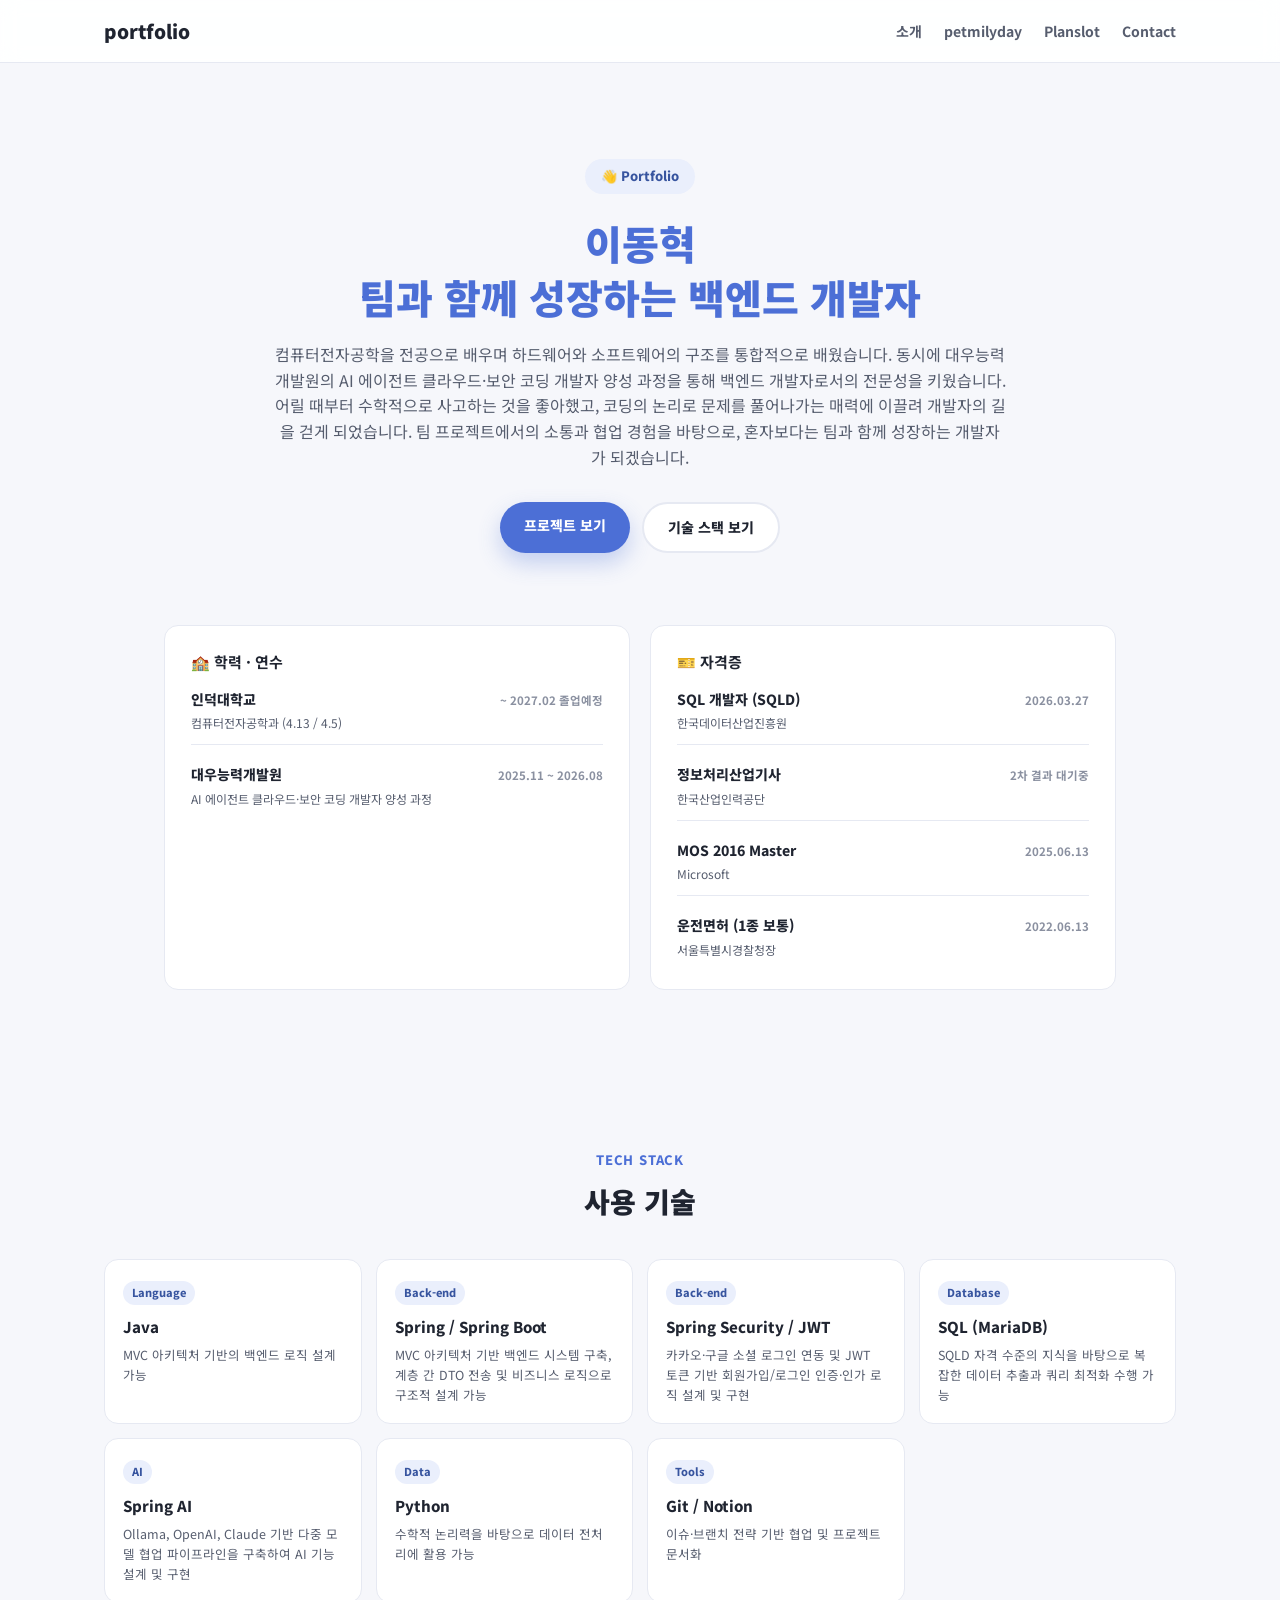
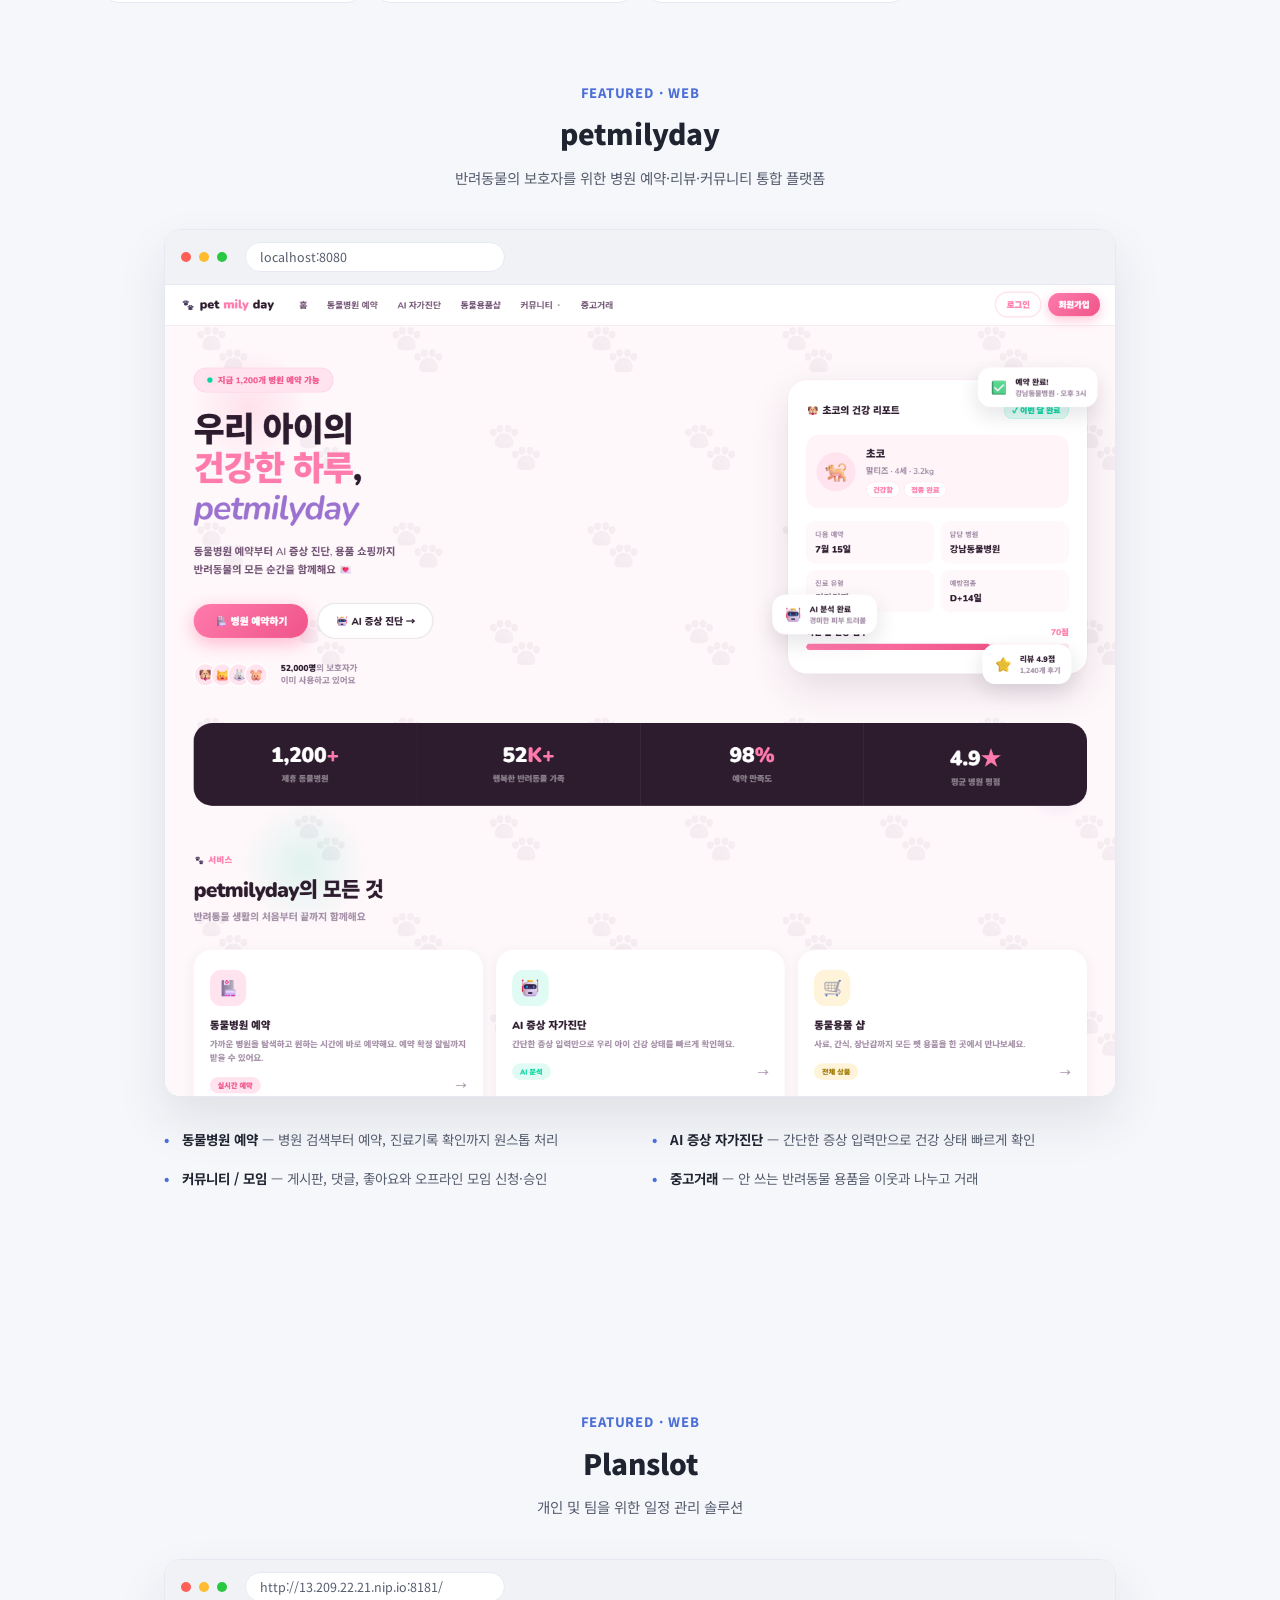
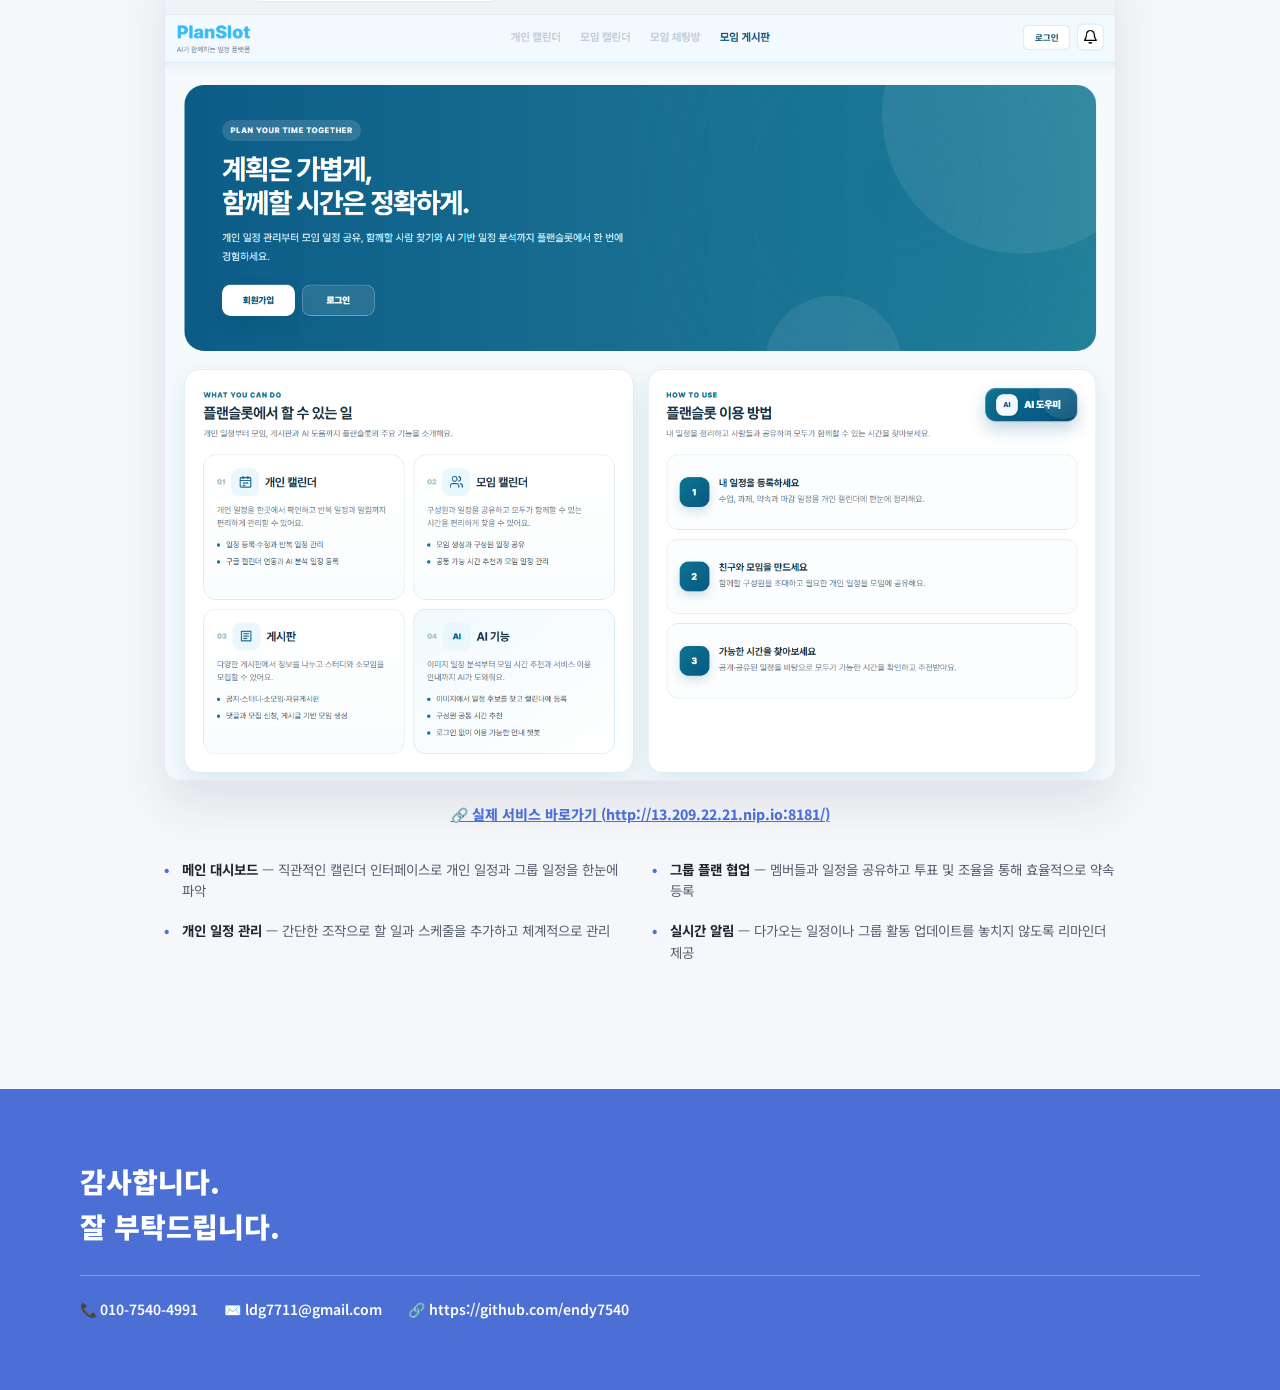
<file: docs/index.html>
<!DOCTYPE html>
<html lang="ko">
<head>
    <meta charset="UTF-8">
    <meta name="viewport" content="width=device-width, initial-scale=1.0">
    <title>이동혁 | Portfolio</title>
    <link href="https://fonts.googleapis.com/css2?family=Nunito:ital,wght@0,400;0,600;0,700;0,800;0,900;1,700&family=Noto+Sans+KR:wght@400;500;700;900&display=swap" rel="stylesheet">
    <link rel="stylesheet" href="./css/style.css">
</head>
<body id="top">

<header class="site-header">
    <nav class="nav">
        <a href="./index.html" class="nav-logo">portfolio</a>
        <div class="nav-links">
            <a href="./index.html">소개</a>
            <a href="./projects/petmilyday/index.html">petmilyday</a>
            <a href="./projects/planslot/index.html">Planslot</a>
            <a href="#contact">Contact</a>
        </div>
    </nav>
</header>

<main>

    <!-- PROFILE HERO -->
    <section class="hero">
        <div class="hero-badge">👋 Portfolio</div>
        <h1>
            <span>이동혁</span><br>
            <span>팀과 함께 성장하는 백엔드 개발자</span>
        </h1>
        <p class="hero-desc">컴퓨터전자공학을 전공으로 배우며 하드웨어와 소프트웨어의 구조를 통합적으로 배웠습니다. 동시에 대우능력개발원의 AI 에이전트 클라우드·보안 코딩 개발자 양성 과정을 통해 백엔드 개발자로서의 전문성을 키웠습니다. 어릴 때부터 수학적으로 사고하는 것을 좋아했고, 코딩의 논리로 문제를 풀어나가는 매력에 이끌려 개발자의 길을 걷게 되었습니다. 팀 프로젝트에서의 소통과 협업 경험을 바탕으로, 혼자보다는 팀과 함께 성장하는 개발자가 되겠습니다.</p>
        <div class="hero-cta">
            <a href="#featured" class="btn btn-primary">프로젝트 보기</a>
            <a href="#stack" class="btn btn-outline">기술 스택 보기</a>
        </div>
    </section>

    <!-- BACKGROUND: 학력 / 자격증 -->
    <section class="background-section">
        <div class="background-grid">
            <div class="background-col">
                <h3>🏫 학력 · 연수</h3>
                <ul class="background-list">
                    <li>
                        <div class="bg-item-main">
                            <span class="bg-item-title">인덕대학교</span>
                            <span class="bg-item-detail">컴퓨터전자공학과 (4.13 / 4.5)</span>
                        </div>
                        <span class="bg-item-period">~ 2027.02 졸업예정</span>
                    </li>
                    <li>
                        <div class="bg-item-main">
                            <span class="bg-item-title">대우능력개발원</span>
                            <span class="bg-item-detail">AI 에이전트 클라우드·보안 코딩 개발자 양성 과정</span>
                        </div>
                        <span class="bg-item-period">2025.11 ~ 2026.08</span>
                    </li>
                </ul>
            </div>
            <div class="background-col">
                <h3>🎫 자격증</h3>
                <ul class="background-list">
                    <li>
                        <div class="bg-item-main">
                            <span class="bg-item-title">SQL 개발자 (SQLD)</span>
                            <span class="bg-item-detail">한국데이터산업진흥원</span>
                        </div>
                        <span class="bg-item-period">2026.03.27</span>
                    </li>
                    <li>
                        <div class="bg-item-main">
                            <span class="bg-item-title">정보처리산업기사</span>
                            <span class="bg-item-detail">한국산업인력공단</span>
                        </div>
                        <span class="bg-item-period">2차 결과 대기중</span>
                    </li>
                    <li>
                        <div class="bg-item-main">
                            <span class="bg-item-title">MOS 2016 Master</span>
                            <span class="bg-item-detail">Microsoft</span>
                        </div>
                        <span class="bg-item-period">2025.06.13</span>
                    </li>
                    <li>
                        <div class="bg-item-main">
                            <span class="bg-item-title">운전면허 (1종 보통)</span>
                            <span class="bg-item-detail">서울특별시경찰청장</span>
                        </div>
                        <span class="bg-item-period">2022.06.13</span>
                    </li>
                </ul>
            </div>
        </div>
    </section>

    <!-- TECH STACK -->
    <section id="stack" class="stack-section">
        <div class="sec-eyebrow">Tech Stack</div>
        <h2 class="sec-title">사용 기술</h2>

        <div class="stack-grid">
            <div class="stack-card">
                <span class="stack-category">Language</span>
                <div class="stack-name">Java</div>
                <p class="stack-desc">MVC 아키텍처 기반의 백엔드 로직 설계 가능</p>
            </div>
            <div class="stack-card">
                <span class="stack-category">Back-end</span>
                <div class="stack-name">Spring / Spring Boot</div>
                <p class="stack-desc">MVC 아키텍처 기반 백엔드 시스템 구축, 계층 간 DTO 전송 및 비즈니스 로직으로 구조적 설계 가능</p>
            </div>
            <div class="stack-card">
                <span class="stack-category">Back-end</span>
                <div class="stack-name">Spring Security / JWT</div>
                <p class="stack-desc">카카오·구글 소셜 로그인 연동 및 JWT 토큰 기반 회원가입/로그인 인증·인가 로직 설계 및 구현</p>
            </div>
            <div class="stack-card">
                <span class="stack-category">Database</span>
                <div class="stack-name">SQL (MariaDB)</div>
                <p class="stack-desc">SQLD 자격 수준의 지식을 바탕으로 복잡한 데이터 추출과 쿼리 최적화 수행 가능</p>
            </div>
            <div class="stack-card">
                <span class="stack-category">AI</span>
                <div class="stack-name">Spring AI</div>
                <p class="stack-desc">Ollama, OpenAI, Claude 기반 다중 모델 협업 파이프라인을 구축하여 AI 기능 설계 및 구현</p>
            </div>
            <div class="stack-card">
                <span class="stack-category">Data</span>
                <div class="stack-name">Python</div>
                <p class="stack-desc">수학적 논리력을 바탕으로 데이터 전처리에 활용 가능</p>
            </div>
            <div class="stack-card">
                <span class="stack-category">Tools</span>
                <div class="stack-name">Git / Notion</div>
                <p class="stack-desc">이슈·브랜치 전략 기반 협업 및 프로젝트 문서화</p>
            </div>
        </div>
    </section>

    <!-- FEATURED PROJECT -->
    <section id="featured" class="featured-section">
        <div class="sec-eyebrow">Featured · Web</div>
        <h2 class="sec-title">petmilyday</h2>
        <p class="sec-sub">반려동물의 보호자를 위한 병원 예약·리뷰·커뮤니티 통합 플랫폼</p>

        <a href="./projects/petmilyday/index.html" style="display: block; text-decoration: none; color: inherit;">
        <div class="browser-frame">
            <div class="browser-bar">
                <span class="browser-dot dot-red"></span>
                <span class="browser-dot dot-yellow"></span>
                <span class="browser-dot dot-green"></span>
                <span class="browser-address">localhost:8080</span>
            </div>
            <div class="browser-body">
                <img src="./images/petmilyday-preview.png" alt="screenshot" style="transition: transform 0.3s ease;" onmouseover="this.style.transform='scale(1.02)'" onmouseout="this.style.transform='scale(1)'">
            </div>
        </div>
        </a>

        <ul class="featured-highlights">
            <li><strong>동물병원 예약</strong> — 병원 검색부터 예약, 진료기록 확인까지 원스톱 처리</li>
            <li><strong>AI 증상 자가진단</strong> — 간단한 증상 입력만으로 건강 상태 빠르게 확인</li>
            <li><strong>커뮤니티 / 모임</strong> — 게시판, 댓글, 좋아요와 오프라인 모임 신청·승인</li>
            <li><strong>중고거래</strong> — 안 쓰는 반려동물 용품을 이웃과 나누고 거래</li>
        </ul>


    </section>

    <!-- PLANSLOT PROJECT -->
    <section id="planslot" class="featured-section" style="margin-top: 6rem;">
        <div class="sec-eyebrow">Featured · Web</div>
        <h2 class="sec-title">Planslot</h2>
        <p class="sec-sub">개인 및 팀을 위한 일정 관리 솔루션</p>

        <a href="./projects/planslot/index.html" style="display: block; text-decoration: none; color: inherit;">
        <div class="browser-frame">
            <div class="browser-bar">
                <span class="browser-dot dot-red"></span>
                <span class="browser-dot dot-yellow"></span>
                <span class="browser-dot dot-green"></span>
                <span class="browser-address">http://13.209.22.21.nip.io:8181/</span>
            </div>
            <div class="browser-body">
                <img src="./images/Planslot-preview.png" alt="Planslot screenshot" style="width:100%; display:block; transition: transform 0.3s ease;" onmouseover="this.style.transform='scale(1.02)'" onmouseout="this.style.transform='scale(1)'">
            </div>
        </div>
        </a>

        <div style="text-align: center; margin-top: -12px; margin-bottom: 32px;">
            <a href="http://13.209.22.21.nip.io:8181/" target="_blank" rel="noopener noreferrer" style="color: var(--p-blue); font-weight: 800; font-size: 14px; text-decoration: underline;">
                🔗 실제 서비스 바로가기 (http://13.209.22.21.nip.io:8181/)
            </a>
        </div>

        <ul class="featured-highlights">
            <li><strong>메인 대시보드</strong> — 직관적인 캘린더 인터페이스로 개인 일정과 그룹 일정을 한눈에 파악</li>
            <li><strong>그룹 플랜 협업</strong> — 멤버들과 일정을 공유하고 투표 및 조율을 통해 효율적으로 약속 등록</li>
            <li><strong>개인 일정 관리</strong> — 간단한 조작으로 할 일과 스케줄을 추가하고 체계적으로 관리</li>
            <li><strong>실시간 알림</strong> — 다가오는 일정이나 그룹 활동 업데이트를 놓치지 않도록 리마인더 제공</li>
        </ul>
    </section>

</main>

<footer id="contact" class="site-footer">
    <div class="footer-inner">
        <div class="footer-title">감사합니다.<br>잘 부탁드립니다.</div>
        <div class="footer-contact">
            <span>📞 <span>010-7540-4991</span></span>
            <span>✉️ <span>ldg7711@gmail.com</span></span>
            <span>
                🔗 <a href="https://github.com/endy7540" target="_blank" style="color:inherit;">https://github.com/endy7540</a>
            </span>
        </div>
    </div>
</footer>

</body>
</html>
</file>
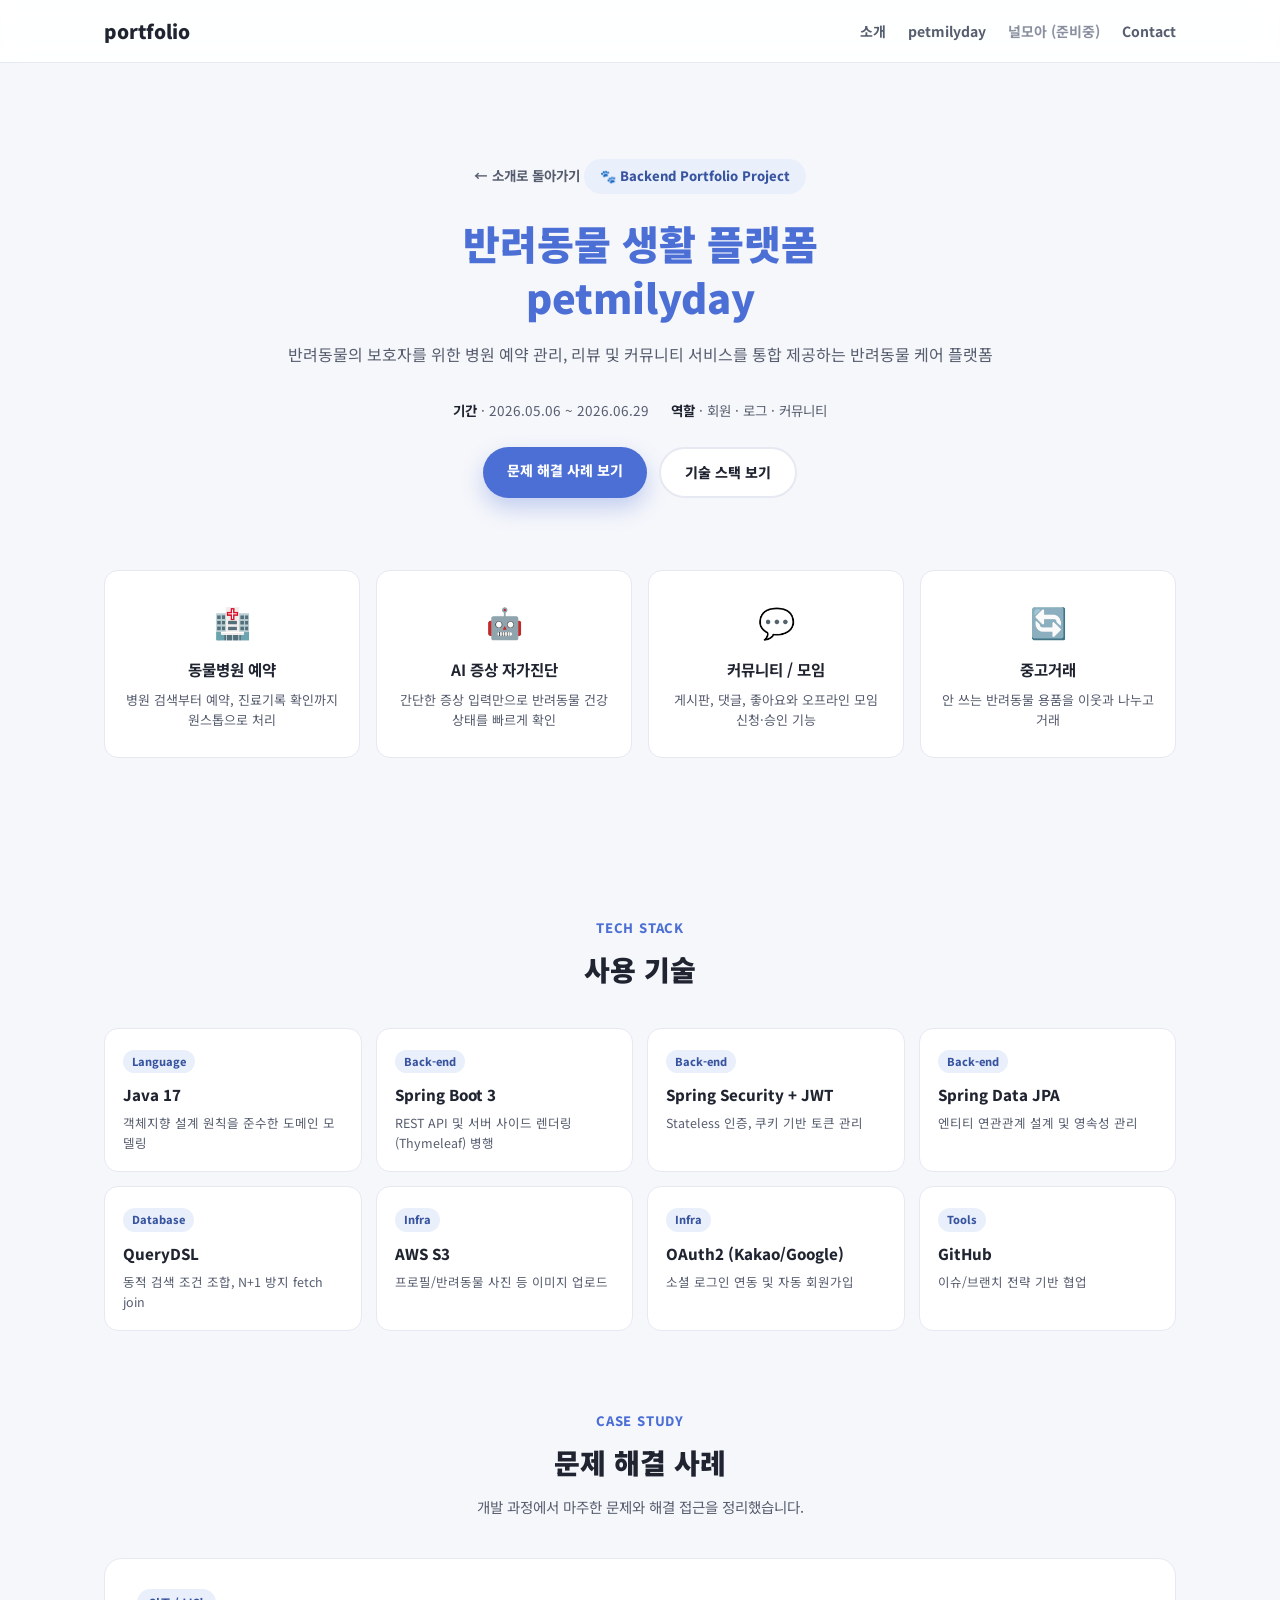
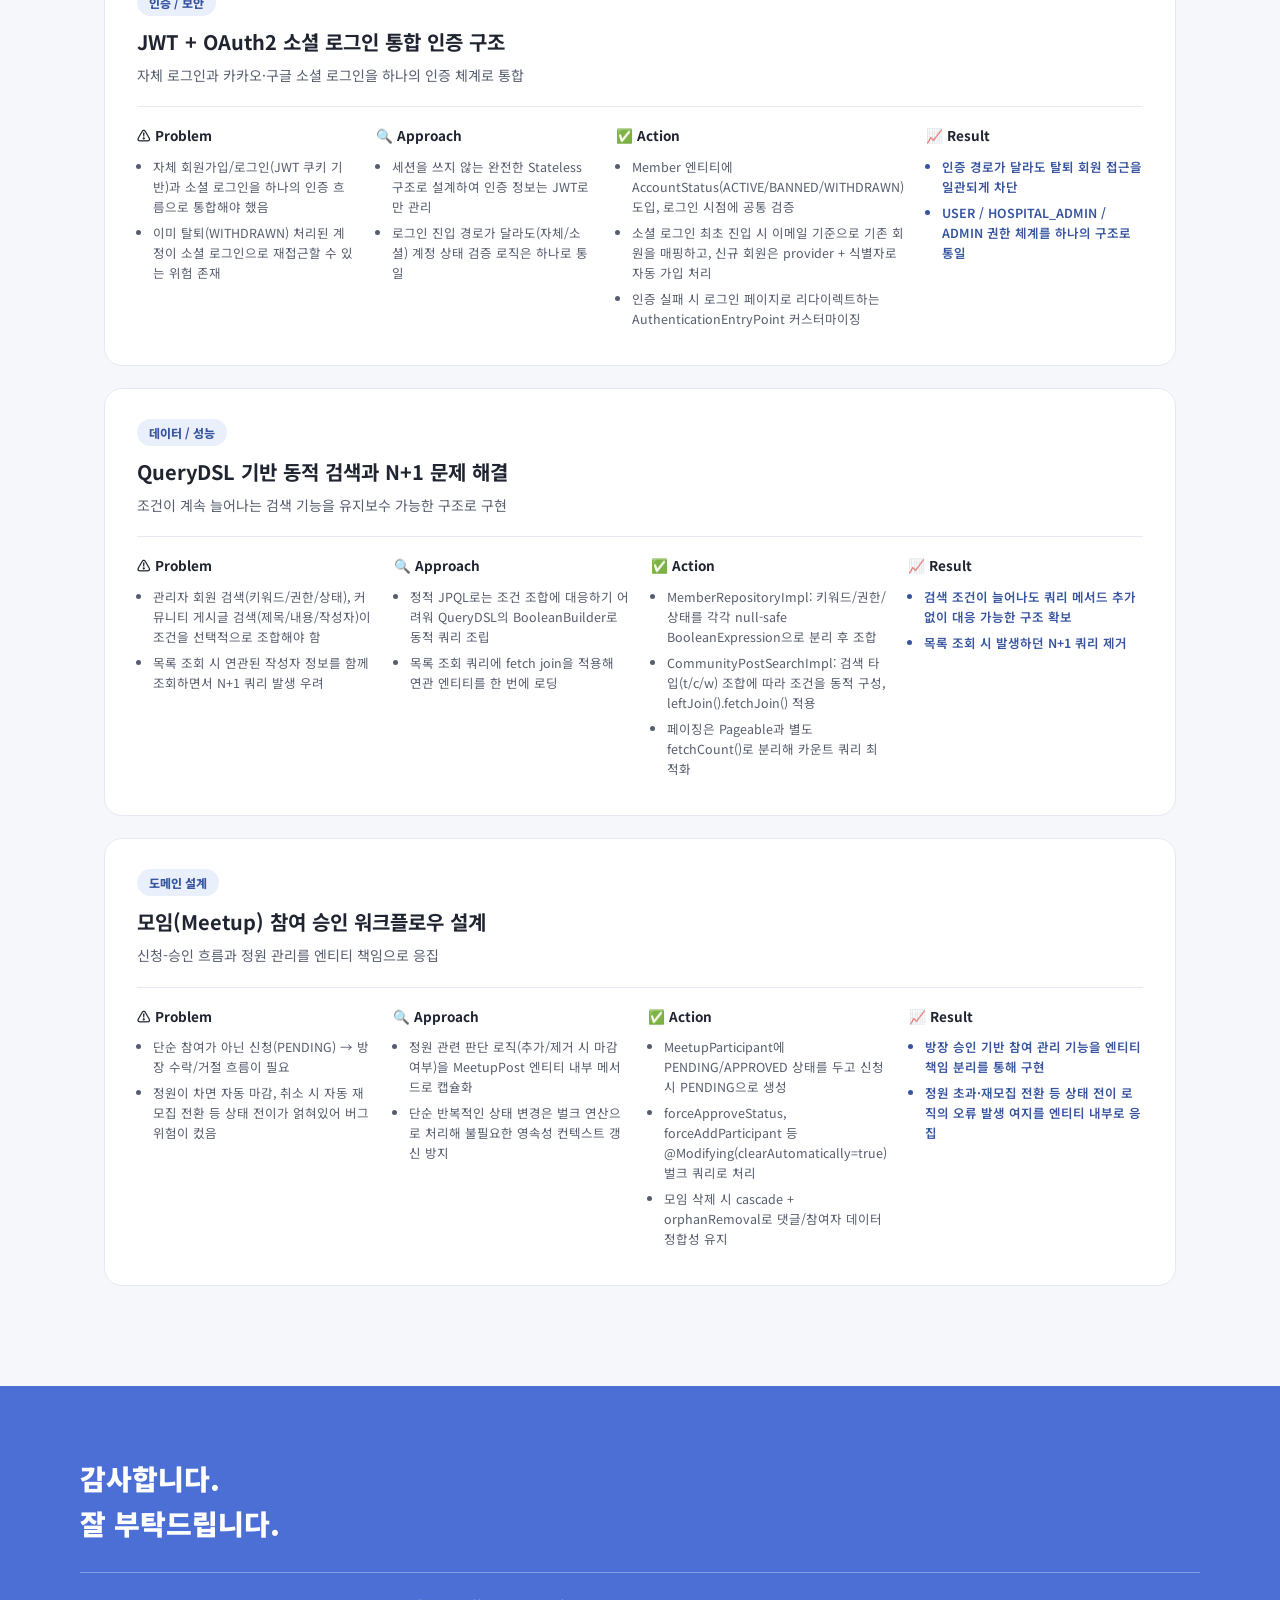
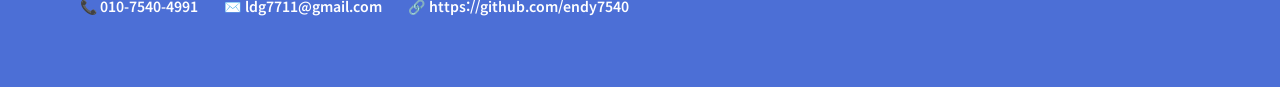
<file: docs/projects/petmilyday/index.html>
<!DOCTYPE html>
<html lang="ko">
<head>
    <meta charset="UTF-8">
    <meta name="viewport" content="width=device-width, initial-scale=1.0">
    <title>petmilyday | Portfolio</title>
    <link href="https://fonts.googleapis.com/css2?family=Nunito:ital,wght@0,400;0,600;0,700;0,800;0,900;1,700&family=Noto+Sans+KR:wght@400;500;700;900&display=swap" rel="stylesheet">
    <link rel="stylesheet" href="../../css/style.css">
</head>
<body id="top">

<header class="site-header">
    <nav class="nav">
        <a href="../../index.html" class="nav-logo">portfolio</a>
        <div class="nav-links">
            <a href="../../index.html">소개</a>
            <a href="./index.html">petmilyday</a>
            <span class="nav-disabled">널모아 (준비중)</span>
            <a href="#contact">Contact</a>
        </div>
    </nav>
</header>

<main>

    <!-- PROJECT HERO -->
    <section class="hero">
        <a href="../../index.html" class="back-link">← 소개로 돌아가기</a>
        <div class="hero-badge">🐾 Backend Portfolio Project</div>
        <h1>
            <span>반려동물 생활 플랫폼</span><br>
            <span>petmilyday</span>
        </h1>
        <p class="hero-desc">반려동물의 보호자를 위한 병원 예약 관리, 리뷰 및 커뮤니티 서비스를 통합 제공하는 반려동물 케어 플랫폼</p>

        <div class="hero-meta">
            <span><strong>기간</strong> · <span>2026.05.06 ~ 2026.06.29</span></span>
            <span><strong>역할</strong> · <span>회원 · 로그 · 커뮤니티</span></span>
        </div>

        <div class="hero-cta">
            <a href="#cases" class="btn btn-primary">문제 해결 사례 보기</a>
            <a href="#stack" class="btn btn-outline">기술 스택 보기</a>
        </div>
    </section>

    <!-- FEATURES -->
    <section class="overview">
        <div class="overview-grid">
            <div class="overview-card">
                <div class="overview-icon">🏥</div>
                <h3>동물병원 예약</h3>
                <p>병원 검색부터 예약, 진료기록 확인까지 원스톱으로 처리</p>
            </div>
            <div class="overview-card">
                <div class="overview-icon">🤖</div>
                <h3>AI 증상 자가진단</h3>
                <p>간단한 증상 입력만으로 반려동물 건강 상태를 빠르게 확인</p>
            </div>
            <div class="overview-card">
                <div class="overview-icon">💬</div>
                <h3>커뮤니티 / 모임</h3>
                <p>게시판, 댓글, 좋아요와 오프라인 모임 신청·승인 기능</p>
            </div>
            <div class="overview-card">
                <div class="overview-icon">🔄</div>
                <h3>중고거래</h3>
                <p>안 쓰는 반려동물 용품을 이웃과 나누고 거래</p>
            </div>
        </div>
    </section>

    <!-- TECH STACK -->
    <section id="stack" class="stack-section">
        <div class="sec-eyebrow">Tech Stack</div>
        <h2 class="sec-title">사용 기술</h2>

        <div class="stack-grid">
            <div class="stack-card">
                <span class="stack-category">Language</span>
                <div class="stack-name">Java 17</div>
                <p class="stack-desc">객체지향 설계 원칙을 준수한 도메인 모델링</p>
            </div>
            <div class="stack-card">
                <span class="stack-category">Back-end</span>
                <div class="stack-name">Spring Boot 3</div>
                <p class="stack-desc">REST API 및 서버 사이드 렌더링(Thymeleaf) 병행</p>
            </div>
            <div class="stack-card">
                <span class="stack-category">Back-end</span>
                <div class="stack-name">Spring Security + JWT</div>
                <p class="stack-desc">Stateless 인증, 쿠키 기반 토큰 관리</p>
            </div>
            <div class="stack-card">
                <span class="stack-category">Back-end</span>
                <div class="stack-name">Spring Data JPA</div>
                <p class="stack-desc">엔티티 연관관계 설계 및 영속성 관리</p>
            </div>
            <div class="stack-card">
                <span class="stack-category">Database</span>
                <div class="stack-name">QueryDSL</div>
                <p class="stack-desc">동적 검색 조건 조합, N+1 방지 fetch join</p>
            </div>
            <div class="stack-card">
                <span class="stack-category">Infra</span>
                <div class="stack-name">AWS S3</div>
                <p class="stack-desc">프로필/반려동물 사진 등 이미지 업로드</p>
            </div>
            <div class="stack-card">
                <span class="stack-category">Infra</span>
                <div class="stack-name">OAuth2 (Kakao/Google)</div>
                <p class="stack-desc">소셜 로그인 연동 및 자동 회원가입</p>
            </div>
            <div class="stack-card">
                <span class="stack-category">Tools</span>
                <div class="stack-name">GitHub</div>
                <p class="stack-desc">이슈/브랜치 전략 기반 협업</p>
            </div>
        </div>
    </section>

    <!-- CASE STUDIES -->
    <section id="cases" class="case-section">
        <div class="sec-eyebrow">Case Study</div>
        <h2 class="sec-title">문제 해결 사례</h2>
        <p class="sec-sub">개발 과정에서 마주한 문제와 해결 접근을 정리했습니다.</p>

        <div class="case-list">
            <article class="case-card">
                <div class="case-head">
                    <span class="case-badge">인증 / 보안</span>
                    <h3>JWT + OAuth2 소셜 로그인 통합 인증 구조</h3>
                    <p class="case-summary">자체 로그인과 카카오·구글 소셜 로그인을 하나의 인증 체계로 통합</p>
                </div>

                <div class="case-body">
                    <div class="case-col">
                        <h4>⚠️ Problem</h4>
                        <ul>
                            <li>자체 회원가입/로그인(JWT 쿠키 기반)과 소셜 로그인을 하나의 인증 흐름으로 통합해야 했음</li>
                            <li>이미 탈퇴(WITHDRAWN) 처리된 계정이 소셜 로그인으로 재접근할 수 있는 위험 존재</li>
                        </ul>
                    </div>
                    <div class="case-col">
                        <h4>🔍 Approach</h4>
                        <ul>
                            <li>세션을 쓰지 않는 완전한 Stateless 구조로 설계하여 인증 정보는 JWT로만 관리</li>
                            <li>로그인 진입 경로가 달라도(자체/소셜) 계정 상태 검증 로직은 하나로 통일</li>
                        </ul>
                    </div>
                    <div class="case-col">
                        <h4>✅ Action</h4>
                        <ul>
                            <li>Member 엔티티에 AccountStatus(ACTIVE/BANNED/WITHDRAWN) 도입, 로그인 시점에 공통 검증</li>
                            <li>소셜 로그인 최초 진입 시 이메일 기준으로 기존 회원을 매핑하고, 신규 회원은 provider + 식별자로 자동 가입 처리</li>
                            <li>인증 실패 시 로그인 페이지로 리다이렉트하는 AuthenticationEntryPoint 커스터마이징</li>
                        </ul>
                    </div>
                    <div class="case-col case-col-result">
                        <h4>📈 Result</h4>
                        <ul>
                            <li>인증 경로가 달라도 탈퇴 회원 접근을 일관되게 차단</li>
                            <li>USER / HOSPITAL_ADMIN / ADMIN 권한 체계를 하나의 구조로 통일</li>
                        </ul>
                    </div>
                </div>
            </article>
            <article class="case-card">
                <div class="case-head">
                    <span class="case-badge">데이터 / 성능</span>
                    <h3>QueryDSL 기반 동적 검색과 N+1 문제 해결</h3>
                    <p class="case-summary">조건이 계속 늘어나는 검색 기능을 유지보수 가능한 구조로 구현</p>
                </div>

                <div class="case-body">
                    <div class="case-col">
                        <h4>⚠️ Problem</h4>
                        <ul>
                            <li>관리자 회원 검색(키워드/권한/상태), 커뮤니티 게시글 검색(제목/내용/작성자)이 조건을 선택적으로 조합해야 함</li>
                            <li>목록 조회 시 연관된 작성자 정보를 함께 조회하면서 N+1 쿼리 발생 우려</li>
                        </ul>
                    </div>
                    <div class="case-col">
                        <h4>🔍 Approach</h4>
                        <ul>
                            <li>정적 JPQL로는 조건 조합에 대응하기 어려워 QueryDSL의 BooleanBuilder로 동적 쿼리 조립</li>
                            <li>목록 조회 쿼리에 fetch join을 적용해 연관 엔티티를 한 번에 로딩</li>
                        </ul>
                    </div>
                    <div class="case-col">
                        <h4>✅ Action</h4>
                        <ul>
                            <li>MemberRepositoryImpl: 키워드/권한/상태를 각각 null-safe BooleanExpression으로 분리 후 조합</li>
                            <li>CommunityPostSearchImpl: 검색 타입(t/c/w) 조합에 따라 조건을 동적 구성, leftJoin().fetchJoin() 적용</li>
                            <li>페이징은 Pageable과 별도 fetchCount()로 분리해 카운트 쿼리 최적화</li>
                        </ul>
                    </div>
                    <div class="case-col case-col-result">
                        <h4>📈 Result</h4>
                        <ul>
                            <li>검색 조건이 늘어나도 쿼리 메서드 추가 없이 대응 가능한 구조 확보</li>
                            <li>목록 조회 시 발생하던 N+1 쿼리 제거</li>
                        </ul>
                    </div>
                </div>
            </article>
            <article class="case-card">
                <div class="case-head">
                    <span class="case-badge">도메인 설계</span>
                    <h3>모임(Meetup) 참여 승인 워크플로우 설계</h3>
                    <p class="case-summary">신청-승인 흐름과 정원 관리를 엔티티 책임으로 응집</p>
                </div>

                <div class="case-body">
                    <div class="case-col">
                        <h4>⚠️ Problem</h4>
                        <ul>
                            <li>단순 참여가 아닌 신청(PENDING) → 방장 수락/거절 흐름이 필요</li>
                            <li>정원이 차면 자동 마감, 취소 시 자동 재모집 전환 등 상태 전이가 얽혀있어 버그 위험이 컸음</li>
                        </ul>
                    </div>
                    <div class="case-col">
                        <h4>🔍 Approach</h4>
                        <ul>
                            <li>정원 관련 판단 로직(추가/제거 시 마감 여부)을 MeetupPost 엔티티 내부 메서드로 캡슐화</li>
                            <li>단순 반복적인 상태 변경은 벌크 연산으로 처리해 불필요한 영속성 컨텍스트 갱신 방지</li>
                        </ul>
                    </div>
                    <div class="case-col">
                        <h4>✅ Action</h4>
                        <ul>
                            <li>MeetupParticipant에 PENDING/APPROVED 상태를 두고 신청 시 PENDING으로 생성</li>
                            <li>forceApproveStatus, forceAddParticipant 등 @Modifying(clearAutomatically=true) 벌크 쿼리로 처리</li>
                            <li>모임 삭제 시 cascade + orphanRemoval로 댓글/참여자 데이터 정합성 유지</li>
                        </ul>
                    </div>
                    <div class="case-col case-col-result">
                        <h4>📈 Result</h4>
                        <ul>
                            <li>방장 승인 기반 참여 관리 기능을 엔티티 책임 분리를 통해 구현</li>
                            <li>정원 초과·재모집 전환 등 상태 전이 로직의 오류 발생 여지를 엔티티 내부로 응집</li>
                        </ul>
                    </div>
                </div>
            </article>
        </div>
    </section>

</main>

<footer id="contact" class="site-footer">
    <div class="footer-inner">
        <div class="footer-title">감사합니다.<br>잘 부탁드립니다.</div>
        <div class="footer-contact">
            <span>📞 <span>010-7540-4991</span></span>
            <span>✉️ <span>ldg7711@gmail.com</span></span>
            <span>
                🔗 <a href="https://github.com/endy7540" target="_blank" style="color:inherit;">https://github.com/endy7540</a>
            </span>
        </div>
    </div>
</footer>

</body>
</html>
</file>
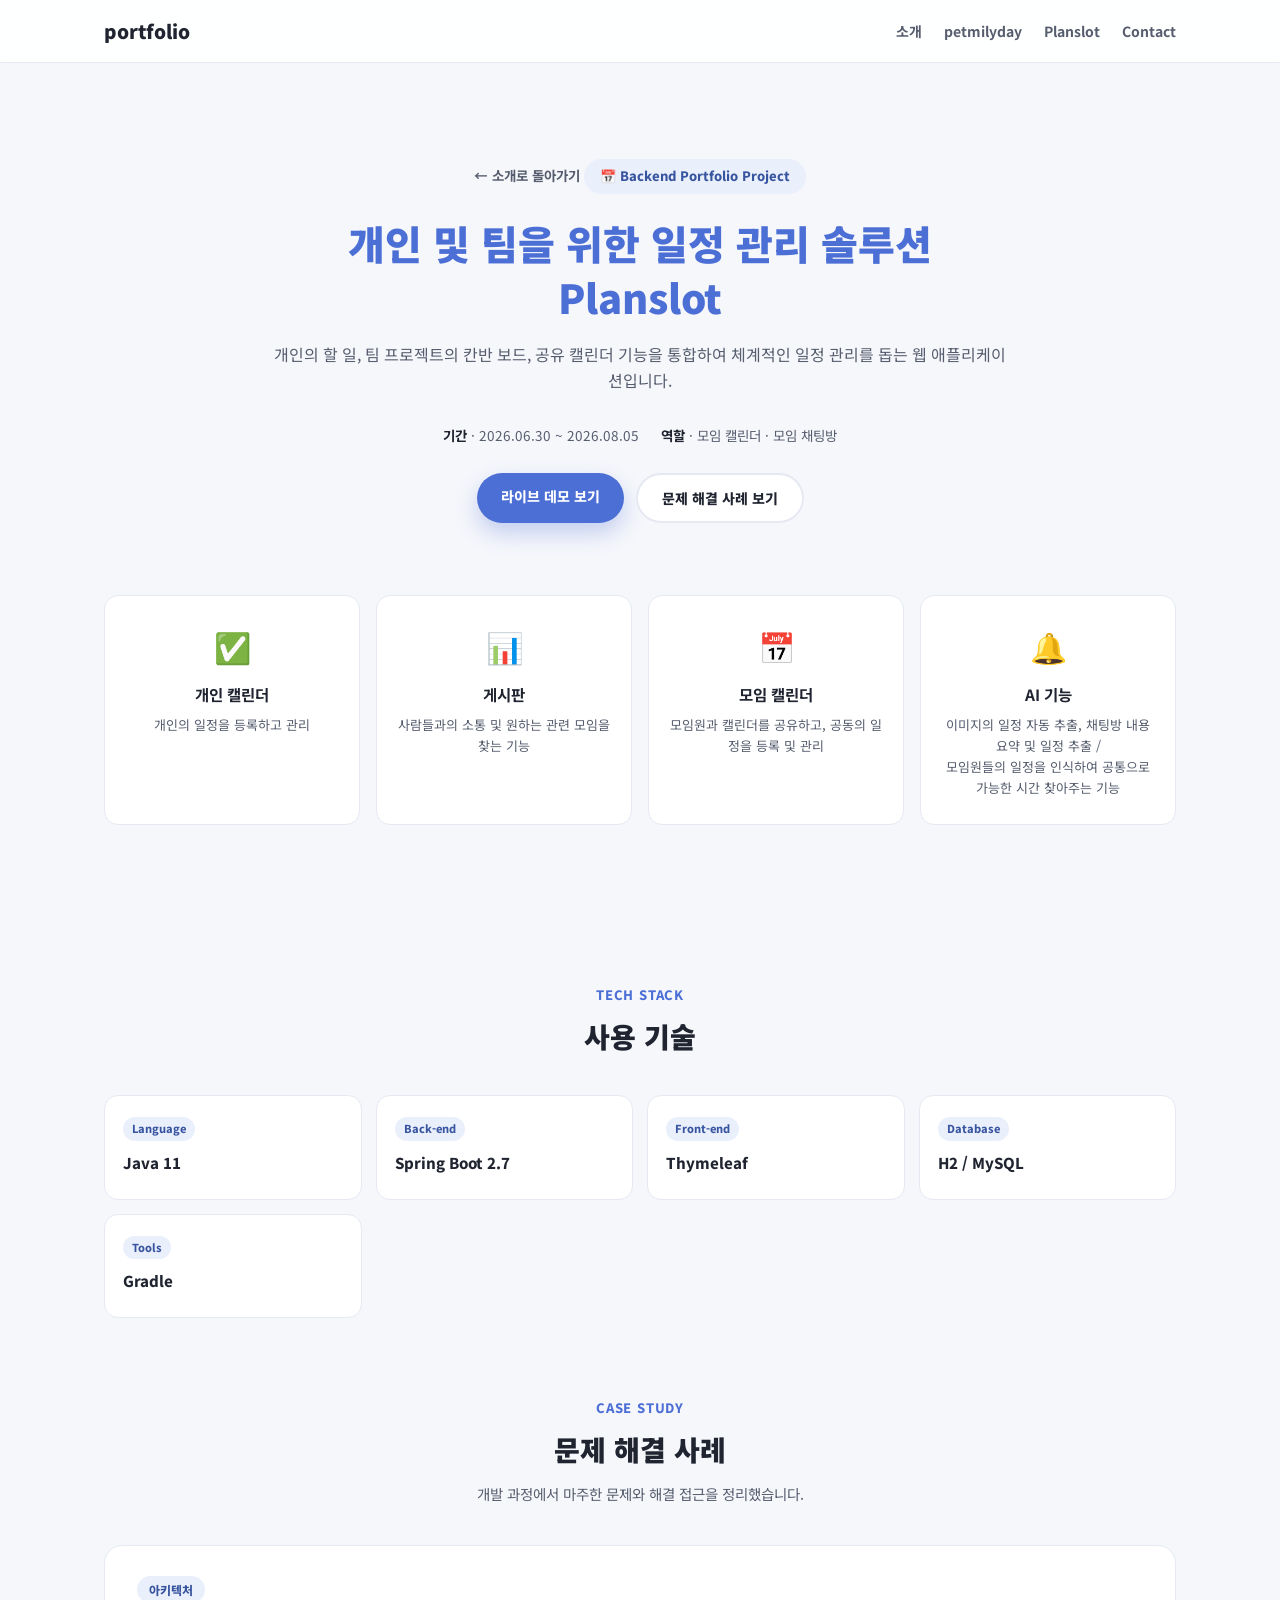
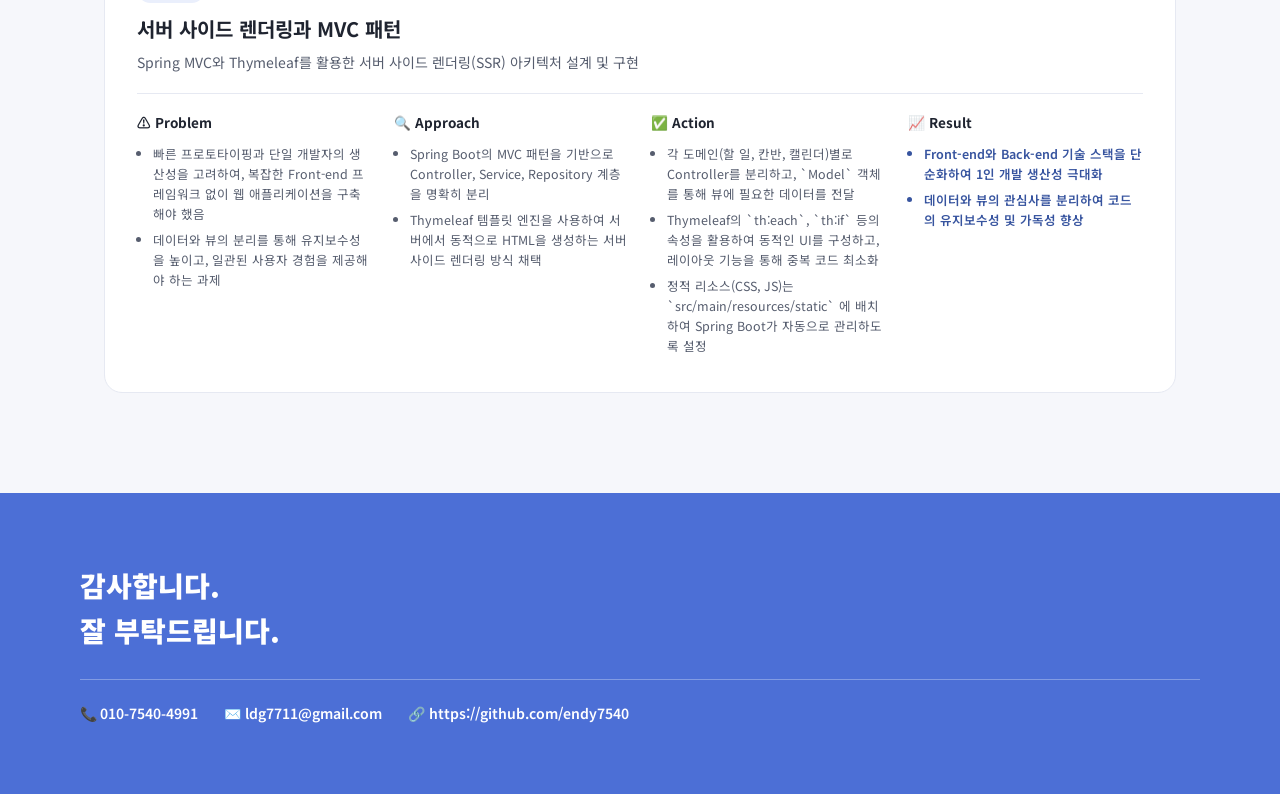
<file: docs/projects/planslot/index.html>
<!DOCTYPE html>
<html lang="ko">
<head>
    <meta charset="UTF-8">
    <meta name="viewport" content="width=device-width, initial-scale=1.0">
    <title>Planslot | Portfolio</title>
    <link href="https://fonts.googleapis.com/css2?family=Nunito:ital,wght@0,400;0,600;0,700;0,800;0,900;1,700&family=Noto+Sans+KR:wght@400;500;700;900&display=swap" rel="stylesheet">
    <link rel="stylesheet" href="../../css/style.css">
</head>
<body id="top">

<header class="site-header">
    <nav class="nav">
        <a href="../../index.html" class="nav-logo">portfolio</a>
        <div class="nav-links">
            <a href="../../index.html">소개</a>
            <a href="../petmilyday/index.html">petmilyday</a>
            <a href="./index.html">Planslot</a>
            <a href="#contact">Contact</a>
        </div>
    </nav>
</header>

<main>

    <!-- PROJECT HERO -->
    <section class="hero">
        <a href="../../index.html" class="back-link">← 소개로 돌아가기</a>
        <div class="hero-badge">📅 Backend Portfolio Project</div>
        <h1>
            <span>개인 및 팀을 위한 일정 관리 솔루션</span><br>
            <span>Planslot</span>
        </h1>
        <p class="hero-desc">개인의 할 일, 팀 프로젝트의 칸반 보드, 공유 캘린더 기능을 통합하여 체계적인 일정 관리를 돕는 웹 애플리케이션입니다.</p>

        <div class="hero-meta">
            <span><strong>기간</strong> · <span>2026.06.30 ~ 2026.08.05</span></span>
            <span><strong>역할</strong> · <span>모임 캘린더 · 모임 채팅방</span></span>
        </div>

        <div class="hero-cta">
            <a href="http://13.209.22.21.nip.io:8181/" target="_blank" rel="noopener noreferrer" class="btn btn-primary">라이브 데모 보기</a>
            <a href="#cases" class="btn btn-outline">문제 해결 사례 보기</a>
        </div>
    </section>

    <!-- FEATURES -->
    <section class="overview">
        <div class="overview-grid">
            <div class="overview-card">
                <div class="overview-icon">✅</div>
                <h3>개인 캘린더</h3>
                <p>개인의 일정을 등록하고 관리</p>
            </div>
            <div class="overview-card">
                <div class="overview-icon">📊</div>
                <h3>게시판</h3>
                <p>사람들과의 소통 및 원하는 관련 모임을 찾는 기능</p>
            </div>
            <div class="overview-card">
                <div class="overview-icon">📅</div>
                <h3>모임 캘린더</h3>
                <p>모임원과 캘린더를 공유하고, 공동의 일정을 등록 및 관리</p>
            </div>
            <div class="overview-card">
                <div class="overview-icon">🔔</div>
                <h3>AI 기능</h3>
                <p>이미지의 일정 자동 추출, 채팅방 내용 요약 및 일정 추출 /
                    <br>모임원들의 일정을 인식하여 공통으로 가능한 시간 찾아주는 기능</p>
            </div>
        </div>
    </section>

    <!-- TECH STACK -->
    <section id="stack" class="stack-section">
        <div class="sec-eyebrow">Tech Stack</div>
        <h2 class="sec-title">사용 기술</h2>

        <div class="stack-grid">
            <div class="stack-card">
                <span class="stack-category">Language</span>
                <div class="stack-name">Java 11</div>
            </div>
            <div class="stack-card">
                <span class="stack-category">Back-end</span>
                <div class="stack-name">Spring Boot 2.7</div>
            </div>
            <div class="stack-card">
                <span class="stack-category">Front-end</span>
                <div class="stack-name">Thymeleaf</div>
            </div>
            <div class="stack-card">
                <span class="stack-category">Database</span>
                <div class="stack-name">H2 / MySQL</div>
            </div>
            <div class="stack-card">
                <span class="stack-category">Tools</span>
                <div class="stack-name">Gradle</div>
            </div>
        </div>
    </section>

    <!-- CASE STUDIES -->
    <section id="cases" class="case-section">
        <div class="sec-eyebrow">Case Study</div>
        <h2 class="sec-title">문제 해결 사례</h2>
        <p class="sec-sub">개발 과정에서 마주한 문제와 해결 접근을 정리했습니다.</p>

        <div class="case-list">
            <article class="case-card">
                <div class="case-head">
                    <span class="case-badge">아키텍처</span>
                    <h3>서버 사이드 렌더링과 MVC 패턴</h3>
                    <p class="case-summary">Spring MVC와 Thymeleaf를 활용한 서버 사이드 렌더링(SSR) 아키텍처 설계 및 구현</p>
                </div>

                <div class="case-body">
                    <div class="case-col">
                        <h4>⚠️ Problem</h4>
                        <ul>
                            <li>빠른 프로토타이핑과 단일 개발자의 생산성을 고려하여, 복잡한 Front-end 프레임워크 없이 웹 애플리케이션을 구축해야 했음</li>
                            <li>데이터와 뷰의 분리를 통해 유지보수성을 높이고, 일관된 사용자 경험을 제공해야 하는 과제</li>
                        </ul>
                    </div>
                    <div class="case-col">
                        <h4>🔍 Approach</h4>
                        <ul>
                            <li>Spring Boot의 MVC 패턴을 기반으로 Controller, Service, Repository 계층을 명확히 분리</li>
                            <li>Thymeleaf 템플릿 엔진을 사용하여 서버에서 동적으로 HTML을 생성하는 서버 사이드 렌더링 방식 채택</li>
                        </ul>
                    </div>
                    <div class="case-col">
                        <h4>✅ Action</h4>
                        <ul>
                            <li>각 도메인(할 일, 칸반, 캘린더)별로 Controller를 분리하고, `Model` 객체를 통해 뷰에 필요한 데이터를 전달</li>
                            <li>Thymeleaf의 `th:each`, `th:if` 등의 속성을 활용하여 동적인 UI를 구성하고, 레이아웃 기능을 통해 중복 코드 최소화</li>
                            <li>정적 리소스(CSS, JS)는 `src/main/resources/static` 에 배치하여 Spring Boot가 자동으로 관리하도록 설정</li>
                        </ul>
                    </div>
                    <div class="case-col case-col-result">
                        <h4>📈 Result</h4>
                        <ul>
                            <li>Front-end와 Back-end 기술 스택을 단순화하여 1인 개발 생산성 극대화</li>
                            <li>데이터와 뷰의 관심사를 분리하여 코드의 유지보수성 및 가독성 향상</li>
                        </ul>
                    </div>
                </div>
            </article>
        </div>
    </section>

</main>

<footer id="contact" class="site-footer">
    <div class="footer-inner">
        <div class="footer-title">감사합니다.<br>잘 부탁드립니다.</div>
        <div class="footer-contact">
            <span>📞 <span>010-7540-4991</span></span>
            <span>✉️ <span>ldg7711@gmail.com</span></span>
            <span>
                🔗 <a href="https://github.com/endy7540" target="_blank" style="color:inherit;">https://github.com/endy7540</a>
            </span>
        </div>
    </div>
</footer>

</body>
</html>
</file>
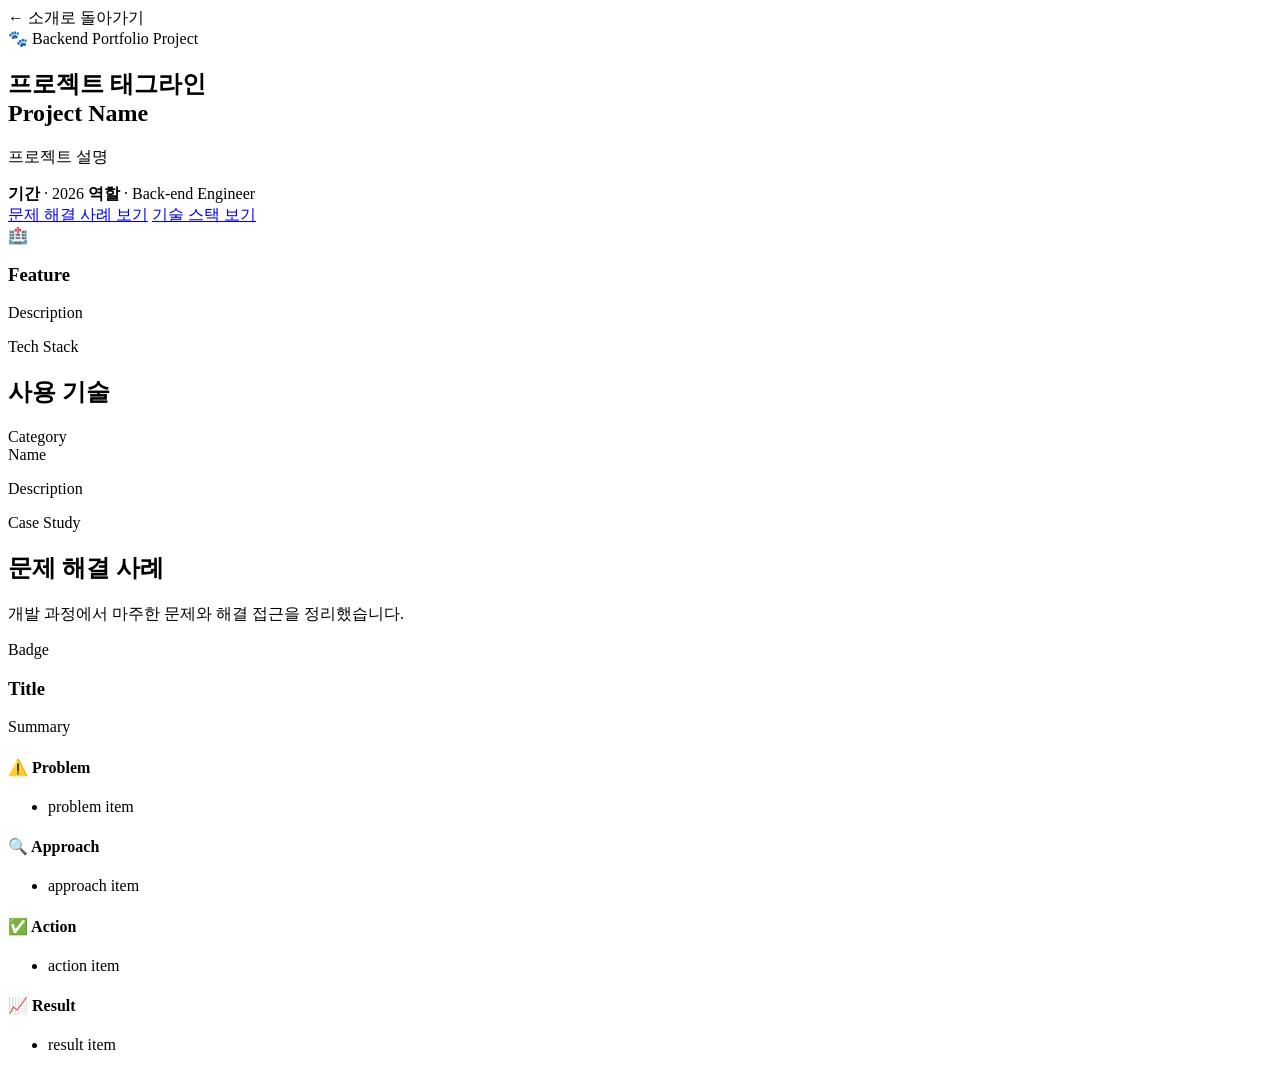
<file: src/main/resources/templates/project-detail.html>
<!DOCTYPE html>
<html xmlns:th="http://www.thymeleaf.org" lang="ko">
<head>
    <meta charset="UTF-8">
    <meta name="viewport" content="width=device-width, initial-scale=1.0">
    <title th:text="${project.name} + ' | Portfolio'">Project</title>
    <link href="https://fonts.googleapis.com/css2?family=Nunito:ital,wght@0,400;0,600;0,700;0,800;0,900;1,700&family=Noto+Sans+KR:wght@400;500;700;900&display=swap" rel="stylesheet">
    <link rel="stylesheet" th:href="@{/css/style.css}">
</head>
<body id="top">

<div th:replace="~{fragments/header :: header}"></div>

<main>

    <!-- PROJECT HERO -->
    <section class="hero">
        <a th:href="@{/}" class="back-link">← 소개로 돌아가기</a>
        <div class="hero-badge">🐾 Backend Portfolio Project</div>
        <h1>
            <span th:text="${project.tagline}">프로젝트 태그라인</span><br>
            <span th:text="${project.name}">Project Name</span>
        </h1>
        <p class="hero-desc" th:text="${project.description}">프로젝트 설명</p>

        <div class="hero-meta">
            <span><strong>기간</strong> · <span th:text="${project.period}">2026</span></span>
            <span><strong>역할</strong> · <span th:text="${project.role}">Back-end Engineer</span></span>
        </div>

        <div class="hero-cta">
            <a href="#cases" class="btn btn-primary">문제 해결 사례 보기</a>
            <a href="#stack" class="btn btn-outline">기술 스택 보기</a>
        </div>
    </section>

    <!-- FEATURES -->
    <section class="overview">
        <div class="overview-grid">
            <div class="overview-card" th:each="f : ${project.features}">
                <div class="overview-icon" th:text="${f.icon}">🏥</div>
                <h3 th:text="${f.title}">Feature</h3>
                <p th:text="${f.desc}">Description</p>
            </div>
        </div>
    </section>

    <!-- TECH STACK -->
    <section id="stack" class="stack-section">
        <div class="sec-eyebrow">Tech Stack</div>
        <h2 class="sec-title">사용 기술</h2>

        <div class="stack-grid">
            <div class="stack-card" th:each="tech : ${project.techStacks}">
                <span class="stack-category" th:text="${tech.category}">Category</span>
                <div class="stack-name" th:text="${tech.name}">Name</div>
                <p class="stack-desc" th:text="${tech.desc}">Description</p>
            </div>
        </div>
    </section>

    <!-- CASE STUDIES -->
    <section id="cases" class="case-section">
        <div class="sec-eyebrow">Case Study</div>
        <h2 class="sec-title">문제 해결 사례</h2>
        <p class="sec-sub">개발 과정에서 마주한 문제와 해결 접근을 정리했습니다.</p>

        <div class="case-list">
            <article class="case-card" th:each="cs : ${project.caseStudies}">
                <div class="case-head">
                    <span class="case-badge" th:text="${cs.badge}">Badge</span>
                    <h3 th:text="${cs.title}">Title</h3>
                    <p class="case-summary" th:text="${cs.summary}">Summary</p>
                </div>

                <div class="case-body">
                    <div class="case-col">
                        <h4>⚠️ Problem</h4>
                        <ul>
                            <li th:each="item : ${cs.problem}" th:text="${item}">problem item</li>
                        </ul>
                    </div>
                    <div class="case-col">
                        <h4>🔍 Approach</h4>
                        <ul>
                            <li th:each="item : ${cs.approach}" th:text="${item}">approach item</li>
                        </ul>
                    </div>
                    <div class="case-col">
                        <h4>✅ Action</h4>
                        <ul>
                            <li th:each="item : ${cs.action}" th:text="${item}">action item</li>
                        </ul>
                    </div>
                    <div class="case-col case-col-result">
                        <h4>📈 Result</h4>
                        <ul>
                            <li th:each="item : ${cs.result}" th:text="${item}">result item</li>
                        </ul>
                    </div>
                </div>
            </article>
        </div>
    </section>

</main>

<div th:replace="~{fragments/footer :: footer}"></div>

</body>
</html>
</file>
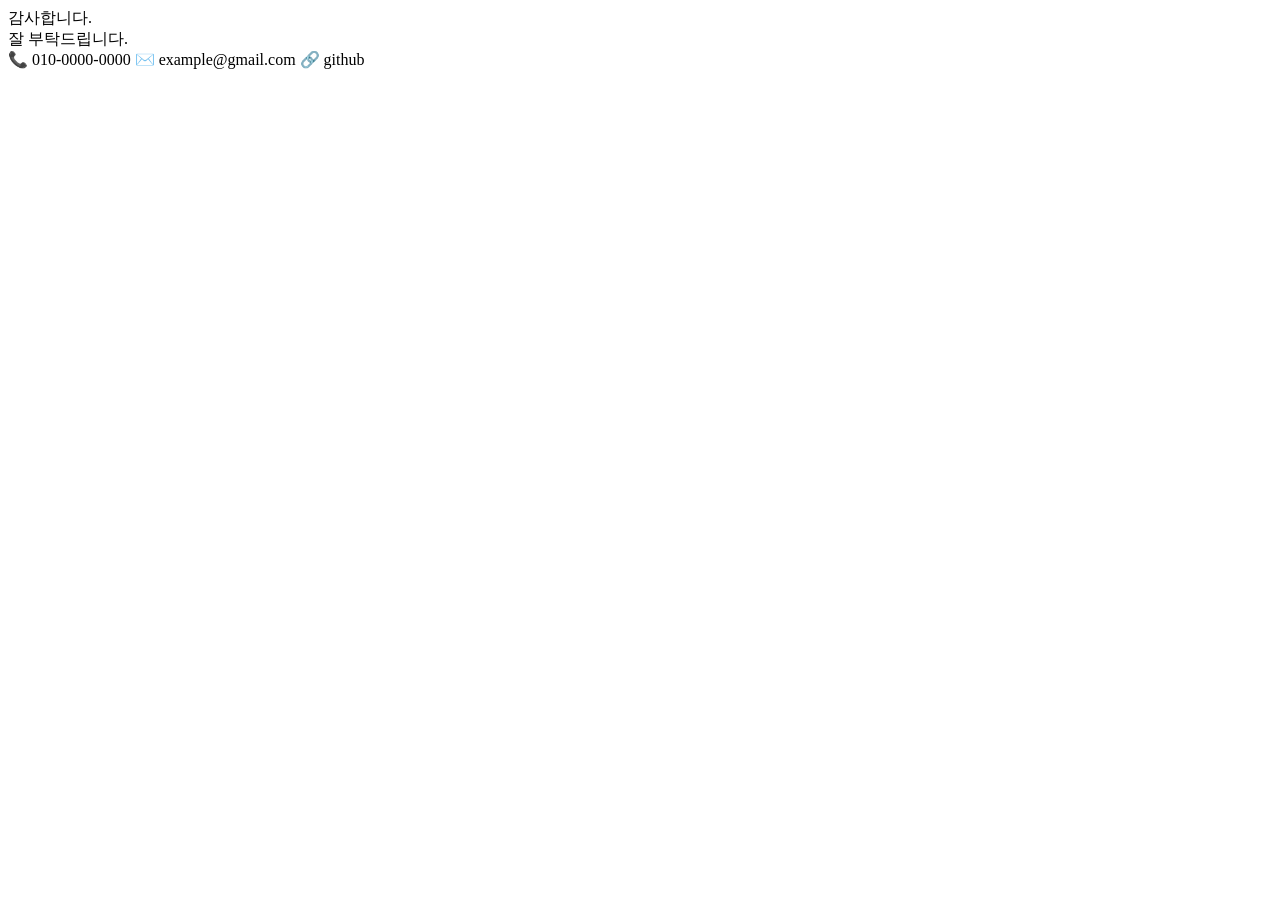
<file: src/main/resources/templates/fragments/footer.html>
<!DOCTYPE html>
<html xmlns:th="http://www.thymeleaf.org">
<body>
<footer th:fragment="footer" id="contact" class="site-footer">
    <div class="footer-inner">
        <div class="footer-title">감사합니다.<br>잘 부탁드립니다.</div>
        <div class="footer-contact">
            <span th:if="${profile.phone}">📞 <span th:text="${profile.phone}">010-0000-0000</span></span>
            <span th:if="${profile.email}">✉️ <span th:text="${profile.email}">example@gmail.com</span></span>
            <span th:if="${profile.github}">
                🔗 <a th:href="${profile.github}" th:text="${profile.github}" target="_blank" style="color:inherit;">github</a>
            </span>
        </div>
    </div>
</footer>
</body>
</html>
</file>
<file: docs/css/style.css>
:root {
    --p-blue: #4C6FD6;
    --p-blue-deep: #37549F;
    --p-blue-light: #EAEFFC;
    --p-dark: #1F2430;
    --p-mid: #565D6E;
    --p-muted: #8A90A0;
    --p-border: #E6E9F2;
    --p-bg: #F6F7FB;
    --r: 14px;
}

* { box-sizing: border-box; }

body {
    margin: 0;
    font-family: 'Noto Sans KR', 'Nunito', sans-serif;
    color: var(--p-dark);
    background: var(--p-bg);
    line-height: 1.6;
}

a { text-decoration: none; color: inherit; }
ul { margin: 0; padding-left: 18px; }
li { margin-bottom: 6px; }

/* ---------- HEADER ---------- */
.site-header {
    position: sticky;
    top: 0;
    z-index: 100;
    background: rgba(255, 255, 255, 0.9);
    backdrop-filter: blur(10px);
    border-bottom: 1px solid var(--p-border);
}

.nav {
    max-width: 1120px;
    margin: 0 auto;
    padding: 16px 24px;
    display: flex;
    align-items: center;
    justify-content: space-between;
}

.nav-logo {
    font-weight: 900;
    font-size: 19px;
    color: var(--p-dark);
}

.nav-logo em {
    font-style: normal;
    color: var(--p-blue);
}

.nav-links {
    display: flex;
    gap: 22px;
}

.nav-links a {
    font-weight: 700;
    font-size: 14px;
    color: var(--p-mid);
    transition: color 0.15s;
}

.nav-links a:hover {
    color: var(--p-blue-deep);
}

/* ---------- HERO ---------- */
.hero {
    max-width: 780px;
    margin: 0 auto;
    padding: 96px 24px 72px;
    text-align: center;
}

.hero-badge {
    display: inline-block;
    padding: 7px 16px;
    border-radius: 999px;
    background: var(--p-blue-light);
    color: var(--p-blue-deep);
    font-weight: 800;
    font-size: 13px;
    margin-bottom: 22px;
}

.hero h1 {
    font-size: 40px;
    font-weight: 900;
    line-height: 1.35;
    margin: 0 0 18px;
}

.hero h1 span {
    color: var(--p-blue);
}

.hero-desc {
    color: var(--p-mid);
    font-size: 16px;
    margin-bottom: 32px;
}

.hero-cta {
    display: flex;
    justify-content: center;
    gap: 12px;
}

.btn {
    padding: 12px 24px;
    border-radius: 999px;
    font-weight: 800;
    font-size: 14px;
    cursor: pointer;
    display: inline-block;
}

.btn-primary {
    background: var(--p-blue);
    color: #fff;
    box-shadow: 0 10px 22px rgba(76, 111, 214, 0.30);
}

.btn-primary:hover { background: var(--p-blue-deep); }

.btn-outline {
    background: #fff;
    border: 2px solid var(--p-border);
    color: var(--p-dark);
}

.btn-outline:hover { border-color: var(--p-blue); }

/* ---------- OVERVIEW ---------- */
.overview {
    max-width: 1120px;
    margin: 0 auto;
    padding: 0 24px 80px;
}

.overview-grid {
    display: grid;
    grid-template-columns: repeat(4, 1fr);
    gap: 16px;
}

.overview-card {
    background: #fff;
    border: 1px solid var(--p-border);
    border-radius: var(--r);
    padding: 26px 20px;
    text-align: center;
}

.overview-icon {
    font-size: 30px;
    margin-bottom: 12px;
}

.overview-card h3 {
    font-size: 15.5px;
    margin: 0 0 8px;
}

.overview-card p {
    font-size: 13px;
    color: var(--p-mid);
    margin: 0;
}

/* ---------- SECTION COMMON ---------- */
.sec-eyebrow {
    text-align: center;
    font-weight: 800;
    color: var(--p-blue);
    font-size: 13px;
    letter-spacing: 0.06em;
    text-transform: uppercase;
    margin-bottom: 8px;
}

.sec-title {
    text-align: center;
    font-size: 28px;
    font-weight: 900;
    margin: 0 0 10px;
}

.sec-sub {
    text-align: center;
    color: var(--p-mid);
    margin: 0 0 40px;
    font-size: 14.5px;
}

/* ---------- TECH STACK ---------- */
.stack-section {
    max-width: 1120px;
    margin: 0 auto;
    padding: 80px 24px;
}

.stack-grid {
    display: grid;
    grid-template-columns: repeat(4, 1fr);
    gap: 14px;
    margin-top: 36px;
}

.stack-card {
    background: #fff;
    border: 1px solid var(--p-border);
    border-radius: var(--r);
    padding: 18px;
}

.stack-category {
    display: inline-block;
    font-size: 11px;
    font-weight: 800;
    color: var(--p-blue-deep);
    background: var(--p-blue-light);
    padding: 3px 9px;
    border-radius: 999px;
    margin-bottom: 10px;
}

.stack-name {
    font-weight: 800;
    font-size: 15px;
    margin-bottom: 6px;
}

.stack-desc {
    font-size: 12.5px;
    color: var(--p-mid);
    margin: 0;
}

/* ---------- CASE STUDIES ---------- */
.case-section {
    max-width: 1120px;
    margin: 0 auto;
    padding: 0 24px 100px;
}

.case-list {
    display: flex;
    flex-direction: column;
    gap: 22px;
}

.case-card {
    background: #fff;
    border: 1px solid var(--p-border);
    border-radius: 18px;
    padding: 30px 32px;
}

.case-head h3 {
    font-size: 20px;
    margin: 10px 0 6px;
}

.case-badge {
    display: inline-block;
    font-size: 12px;
    font-weight: 800;
    color: var(--p-blue-deep);
    background: var(--p-blue-light);
    padding: 4px 12px;
    border-radius: 999px;
}

.case-summary {
    color: var(--p-mid);
    font-size: 14px;
    margin: 0 0 20px;
}

.case-body {
    display: grid;
    grid-template-columns: repeat(4, 1fr);
    gap: 22px;
    padding-top: 18px;
    border-top: 1px solid var(--p-border);
}

.case-col h4 {
    font-size: 13.5px;
    margin: 0 0 10px;
}

.case-col ul {
    padding-left: 16px;
}

.case-col li {
    font-size: 12.5px;
    color: var(--p-mid);
}

.case-col-result li {
    color: var(--p-blue-deep);
    font-weight: 600;
}

/* ---------- FOOTER ---------- */
.site-footer {
    background: var(--p-blue);
    color: #fff;
    padding: 70px 24px;
}

.footer-inner {
    max-width: 1120px;
    margin: 0 auto;
}

.footer-title {
    font-size: 28px;
    font-weight: 900;
    margin-bottom: 26px;
}

.footer-contact {
    display: flex;
    gap: 26px;
    flex-wrap: wrap;
    font-size: 14px;
    font-weight: 600;
    border-top: 1px solid rgba(255,255,255,0.3);
    padding-top: 22px;
}

/* ---------- NAV EXTRA ---------- */
.nav-disabled {
    font-weight: 700;
    font-size: 14px;
    color: var(--p-muted);
    cursor: default;
}

/* ---------- BACK LINK (project detail) ---------- */
.back-link {
    display: inline-block;
    margin-bottom: 18px;
    font-weight: 700;
    font-size: 13.5px;
    color: var(--p-mid);
}

.back-link:hover { color: var(--p-blue-deep); }

.hero-meta {
    display: flex;
    justify-content: center;
    gap: 22px;
    color: var(--p-mid);
    font-size: 13.5px;
    margin-bottom: 26px;
}

.hero-meta strong {
    color: var(--p-dark);
}

/* ---------- PROJECT CARDS (home page) ---------- */
.project-section {
    max-width: 1120px;
    margin: 0 auto;
    padding: 0 24px 100px;
}

.project-grid {
    display: grid;
    grid-template-columns: repeat(auto-fit, minmax(260px, 1fr));
    gap: 20px;
    margin-top: 36px;
}

.project-card {
    position: relative;
    display: block;
    background: #fff;
    border: 1px solid var(--p-border);
    border-radius: 20px;
    padding: 32px;
    transition: transform 0.15s, box-shadow 0.15s, border-color 0.15s;
}

.project-card:not(.is-disabled):hover {
    transform: translateY(-3px);
    box-shadow: 0 16px 30px rgba(76, 111, 214, 0.14);
    border-color: var(--p-blue);
}

.project-card.is-disabled {
    cursor: default;
    opacity: 0.6;
}

.project-emoji {
    font-size: 34px;
    margin-bottom: 14px;
}

.project-status {
    position: absolute;
    top: 24px;
    right: 24px;
    font-size: 11.5px;
    font-weight: 800;
    color: var(--p-muted);
    background: var(--p-bg);
    padding: 4px 10px;
    border-radius: 999px;
}

.project-card h3 {
    font-size: 21px;
    margin: 0 0 6px;
}

.project-tagline {
    color: var(--p-mid);
    font-size: 13.5px;
    margin: 0 0 16px;
}

.project-meta {
    display: flex;
    gap: 14px;
    font-size: 12px;
    color: var(--p-muted);
    font-weight: 700;
    margin-bottom: 14px;
}

.project-badges {
    display: flex;
    flex-wrap: wrap;
    gap: 6px;
    margin-bottom: 18px;
}

.project-badges .badge {
    font-size: 11px;
    font-weight: 700;
    background: var(--p-blue-light);
    color: var(--p-blue-deep);
    padding: 4px 10px;
    border-radius: 999px;
}

.project-link {
    font-size: 13px;
    font-weight: 800;
    color: var(--p-blue);
}

/* ---------- BACKGROUND (학력/자격증) ---------- */
.background-section {
    max-width: 1000px;
    margin: 0 auto;
    padding: 0 24px 80px;
}

.background-grid {
    display: grid;
    grid-template-columns: 1fr 1fr;
    gap: 20px;
}

.background-col {
    background: #fff;
    border: 1px solid var(--p-border);
    border-radius: var(--r);
    padding: 24px 26px;
}

.background-col h3 {
    font-size: 15px;
    margin: 0 0 14px;
}

.background-list {
    list-style: none;
    margin: 0;
    padding: 0;
}

.background-list li {
    display: flex;
    justify-content: space-between;
    align-items: baseline;
    gap: 12px;
    padding: 12px 0;
    border-bottom: 1px solid var(--p-border);
}

.background-list li:last-child {
    border-bottom: none;
    padding-bottom: 0;
}

.background-list li:first-child {
    padding-top: 0;
}

.bg-item-main {
    display: flex;
    flex-direction: column;
    gap: 3px;
}

.bg-item-title {
    font-weight: 800;
    font-size: 14px;
    color: var(--p-dark);
}

.bg-item-detail {
    font-size: 12px;
    color: var(--p-mid);
}

.bg-item-period {
    font-size: 11.5px;
    color: var(--p-muted);
    font-weight: 700;
    white-space: nowrap;
    flex-shrink: 0;
}

/* ---------- FEATURED PROJECT ---------- */
.featured-section {
    max-width: 1000px;
    margin: 0 auto;
    padding: 0 24px 90px;
    text-align: center;
}

.browser-frame {
    margin: 36px 0 32px;
    border-radius: 16px;
    overflow: hidden;
    background: #fff;
    border: 1px solid var(--p-border);
    box-shadow: 0 24px 50px rgba(31, 36, 48, 0.10);
    text-align: left;
}

.browser-bar {
    display: flex;
    align-items: center;
    gap: 8px;
    padding: 12px 16px;
    background: #F1F2F6;
    border-bottom: 1px solid var(--p-border);
}

.browser-dot {
    width: 10px;
    height: 10px;
    border-radius: 50%;
    display: inline-block;
}

.dot-red { background: #FF5F57; }
.dot-yellow { background: #FEBC2E; }
.dot-green { background: #28C840; }

.browser-address {
    margin-left: 10px;
    font-size: 12.5px;
    color: var(--p-mid);
    background: #fff;
    border: 1px solid var(--p-border);
    border-radius: 999px;
    padding: 4px 14px;
    flex: 1;
    max-width: 260px;
}

.browser-body {
    background: var(--p-bg);
    min-height: 320px;
    display: flex;
    align-items: center;
    justify-content: center;
}

.browser-body img {
    width: 100%;
    display: block;
}

.browser-placeholder {
    padding: 80px 24px;
    color: var(--p-muted);
    font-weight: 700;
    font-size: 14px;
    border: 2px dashed var(--p-border);
    border-radius: 12px;
    margin: 24px;
    width: calc(100% - 48px);
    text-align: center;
}

.featured-highlights {
    list-style: none;
    padding: 0;
    margin: 0 0 30px;
    display: grid;
    grid-template-columns: repeat(2, 1fr);
    gap: 12px 24px;
    text-align: left;
}

.featured-highlights li {
    font-size: 13.5px;
    color: var(--p-mid);
    line-height: 1.6;
    padding-left: 18px;
    position: relative;
}

.featured-highlights li::before {
    content: "•";
    position: absolute;
    left: 0;
    color: var(--p-blue);
    font-weight: 900;
}

.featured-highlights li strong {
    color: var(--p-dark);
}

.featured-cta {
    display: flex;
    justify-content: center;
    gap: 12px;
}

/* ---------- RESPONSIVE ---------- */
@media (max-width: 860px) {
    .overview-grid,
    .stack-grid,
    .background-grid { grid-template-columns: repeat(2, 1fr); }
    .case-body { grid-template-columns: repeat(2, 1fr); }
    .hero h1 { font-size: 30px; }
}

@media (max-width: 520px) {
    .overview-grid,
    .stack-grid,
    .case-body,
    .background-grid,
    .featured-highlights { grid-template-columns: 1fr; }
    .nav-links { display: none; }
}
</file>
